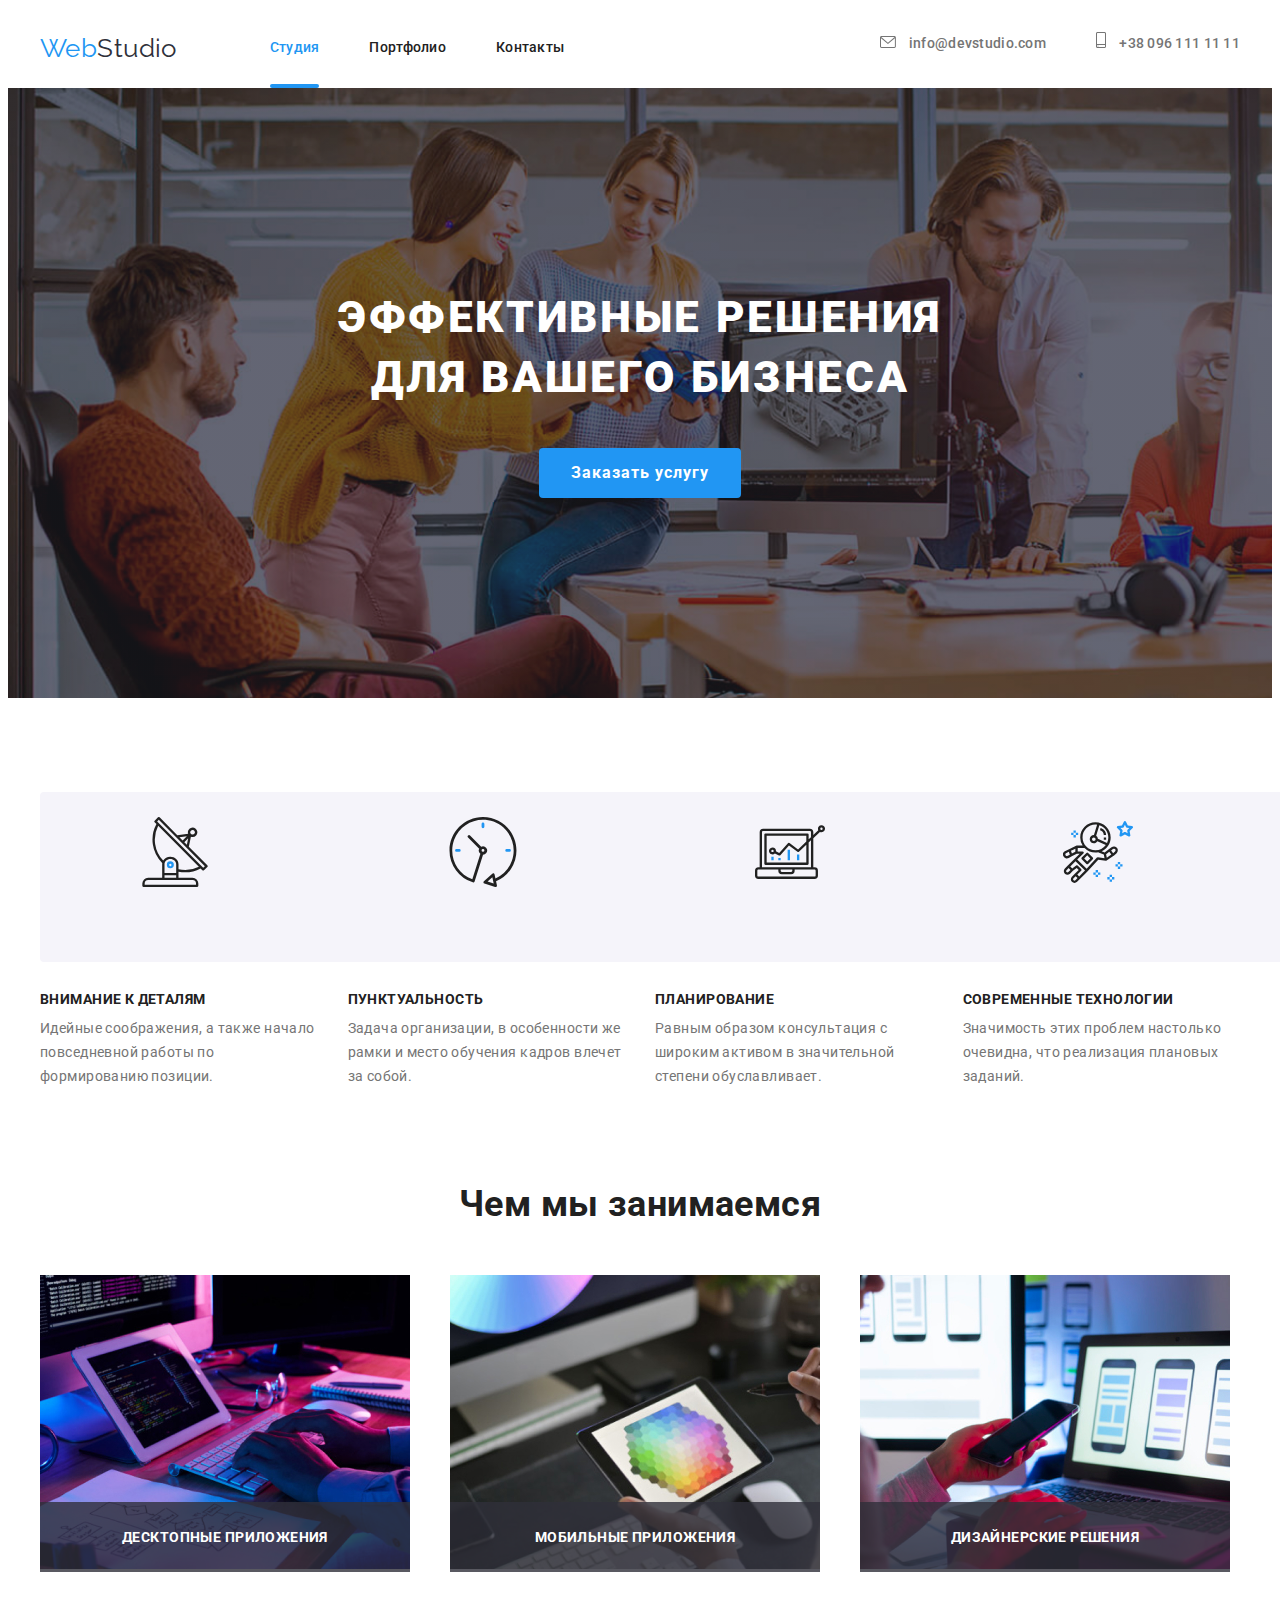
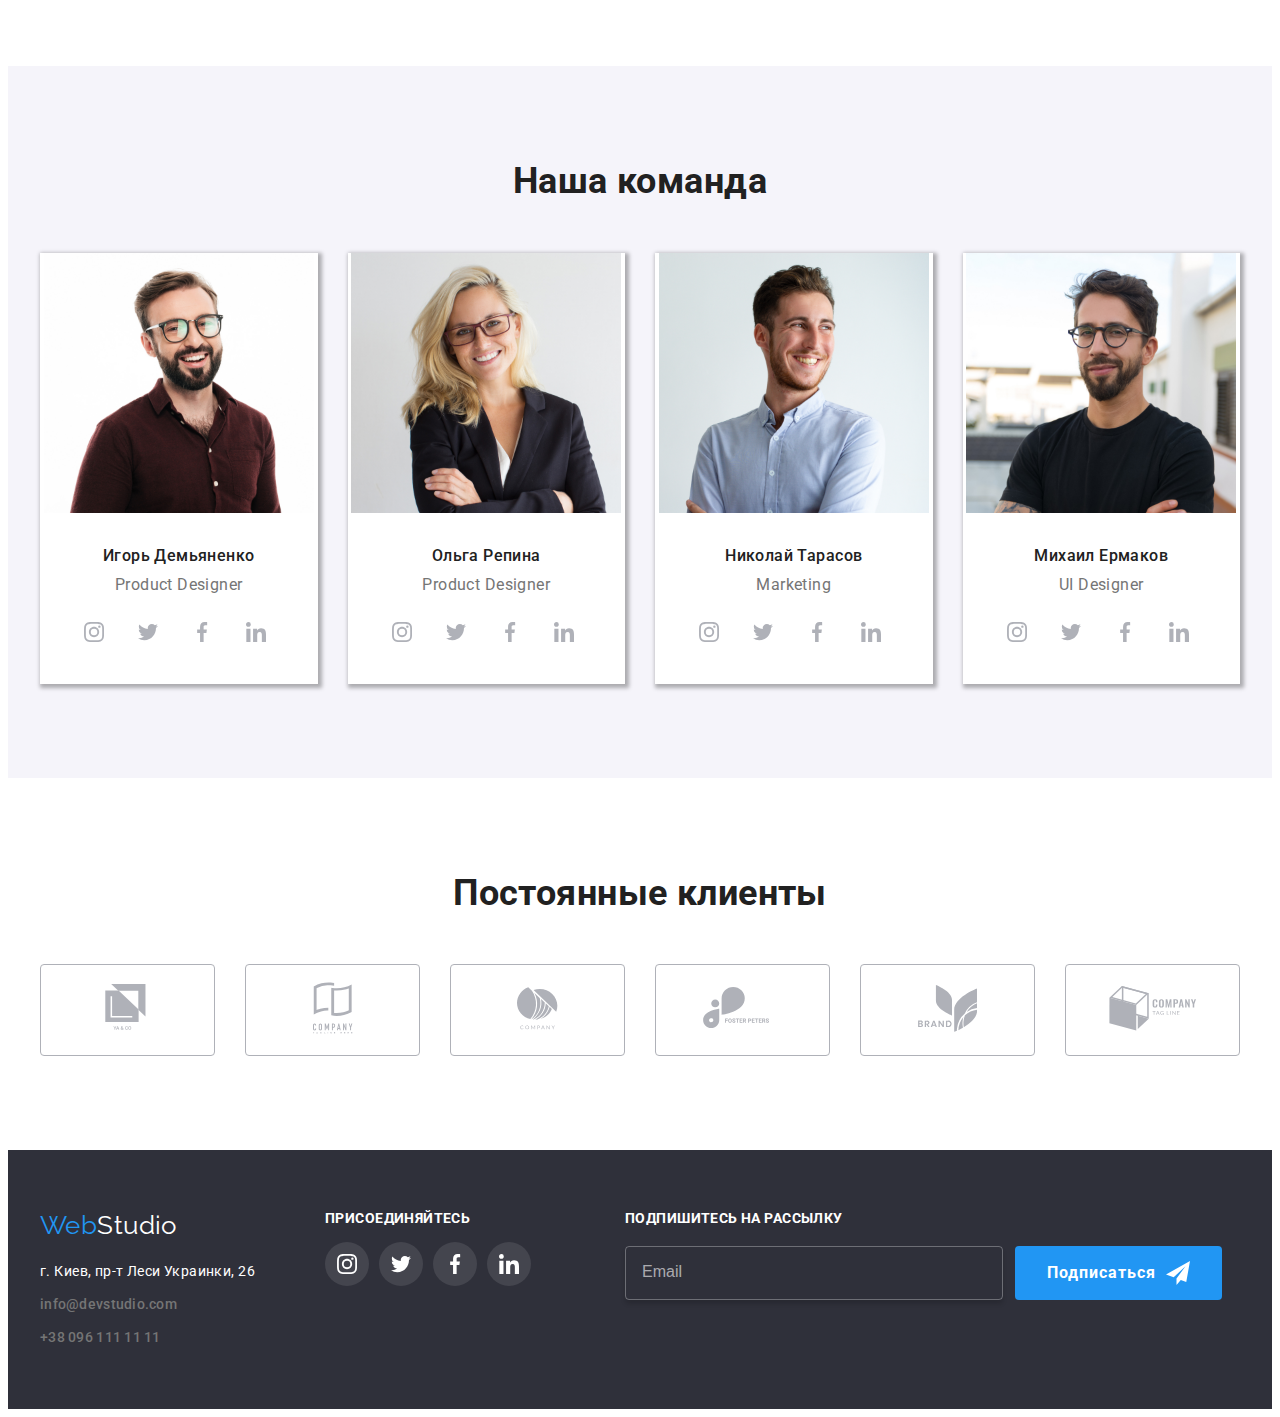
<file: index.html>
<!DOCTYPE html>
<html lang="en">
<head>
    <meta charset="UTF-8">
    <meta name="viewport" content="width=device-width, initial-scale=1.0">
    <title>Document</title>
    <link href="https://fonts.googleapis.com/css2?family=Raleway:wght@700&family=Roboto:wght@400;500;700;900&display=swap" rel="stylesheet">
    <link rel="stylesheet" href="https://cdnjs.cloudflare.com/ajax/libs/modern-normalize/1.0.0/modern-normalize.min.css" integrity="sha512-ISS7cAi1PEhQ8jnbJpJZMd29NlhNj4AWYyLOSp2CE/CsHxTCu+r+t0D2yoJudVrd0/8fTVPUVDzY5Tvli75u/g==" crossorigin="anonymous" />
    <link rel="stylesheet" href="./css/styles.css">
</head>
<body>
    <header class="page-header">
    <div class="header container">
        <nav class="main-nav">
        <a lang="en" href="./index.html" aria-label="Логотип WebStudio" class="logo link"  >Web<span class="logo-element" >Studio</span></a>
        <ul class="meny list">
            <li class="item"> <a href="./index.html" class="meny-link link current">Студия</a> </li>
            <li class="item" > <a href="./portfolio.html" class="meny-link link" >Портфолио</a> </li>
            <li class="item"> <a href="" class="meny-link link">Контакты</a> </li>
        </ul>
    </nav>
      <address class="address">
        <ul class="contact list">
            <li class="contact-item">
                <a href="mailto:info@devstudio.com" class="contact-link link" >
                    <svg class="mail-icon">
                        <use href="./img/symbol-defs.svg#icon-envelope-hover"></use>
                    </svg>
                    info@devstudio.com
                </a>
            </li>
            
            <li class="contact-item">
                <a href="tel:+380961111111" class="contact-link link" > 
                    <svg class="telefon-icon">
                        <use href="./img/symbol-defs.svg#icon-smartphone">   </use>
                    </svg>
                    +38 096 111 11 11
                </a>
            </li>
        
            </ul>
      </address>
    </div>
    </header>
    <!--Main-->
        <main>
            <!--Hero-->
            <section class="hero">
               <div class="hero-main">
                <h1 class="hero-title" >Эффективные решения <br> для вашего бизнеса</h1>
               <!-- <button data-modal-open class="main-button link">Заказать услугу</button> 
                 <a  href="" class="main-button link" data-modal-open  >Заказать услугу</a> -->
                 <button type="button" class="main-button"  data-modal-open> Заказать услугу</button>
                </div>
            </section>
            <section class="section advantages" >
                <div class="container">
                <h2 class="section-title" hidden >Наши преимущества</h2>
                <ul class="advantages-list list">
                    <li class="advantages-item">
                       <div class="adventages-iconset"><svg class="adventage-icon">
                            <use  href="./img/symbol-defs.svg#icon-antenna"></use>
                        </svg>
                    </div>
                        <h3 class= "advantages-title">Внимание к деталям</h3>
                        <p class="advantages-post" >Идейные соображения, а также начало повседневной работы по формированию позиции.</p>
                    </li>
                    <li class="advantages-item">
                        <div class="adventages-iconset">
                            <svg class="adventage-icon">
                            <use  href="./img/symbol-defs.svg#icon-clock"></use>
                        </svg>
                    </div>
                        <h3 class= "advantages-title">
                            Пунктуальность
                        </h3>
                        <p class="advantages-post">
                            Задача организации, в особенности же рамки и место обучения кадров влечет за собой.
                        </p>
                    </li>
                    <li class="advantages-item">
                        <div class="adventages-iconset"><svg class="adventage-icon">
                            <use  href="./img/symbol-defs.svg#icon-diagram"></use>
                        </svg>
                    </div>
                        <h3 class= "advantages-title">Планирование</h3>
                        <p class="advantages-post">Равным образом консультация с широким активом в значительной степени обуславливает.</p>
                    </li>
                    <li class="advantages-item">
                        <div class="adventages-iconset"><svg class="adventage-icon">
                            <use  href="./img/symbol-defs.svg#icon-astronaut"></use>
                        </svg>
                    </div>
                        <h3 class= "advantages-title">
                            Современные технологии
                        </h3>
                        <p class="advantages-post">
                            Значимость этих проблем настолько очевидна, что реализация плановых заданий.
                        </p>
                    </li>
                </ul>
            </div>
            </section>
            <section class="section work">
                <div class="container">
                <h2 class="section-title">Чем мы занимаемся</h2>
                <ul class="work-list list">
                    <li class="work-item"><img src="./img/img1.jpg" width="370" alt="Печатает на клавиатуре">
                    <div class="work-description">
                        <p class="work-category" >Десктопные приложения</p>
                    </div>
                    </li>
                    <li class="work-item"><img src="./img/img3.jpg" width="370" alt="Рисует на планшете">
                     <div class="work-description">
                        <p class="work-category" >Мобильные приложения</p>
                    </div>
                </li>
                    <li class="work-item"><img src="./img/img2.jpg" width="370" alt="Настраивает телефон с помощью компьютера">
                     <div class="work-description">
                        <p class="work-category" >Дизайнерские решения</p>
                    </div>
                </li>
                </ul>
            </div>
            </section>
            <section class="section team">
                <div class="container">
                <h2 class="section-title">Наша команда</h2>
                <ul class="team-list list" >
                    <li class="team-item"> 
                        <img src="./img/staff1.jpg" width="270" alt="Игорь Демьяненко">
                        <div class="team-text">
                        <h3 class="team-title" >Игорь Демьяненко</h3>
                        <p class="team-occupation" lang="en">Product Designer</p>
                        <ul class="social-icons list">
                          <li class="socialicons-list">
                              <a href="" class="socialicon-link">
                                  <svg class="socialicons-content">
                                    <use  href="./img/symbol-defs.svg#icon-instagram"></use>
                                  </svg>
                              </a>
                          </li>
                          <li class="socialicons-list">
                              <a href="" class="socialicon-link">
                                  <svg class="socialicons-content">
                                    <use  href="./img/symbol-defs.svg#icon-twitter"></use>
                                  </svg>
                              </a>
                          </li>
                          <li class="socialicons-list">
                              <a href="" class="socialicon-link">
                                  <svg class="socialicons-content">
                                    <use  href="./img/symbol-defs.svg#icon-facebook"></use>
                                  </svg>
                              </a>
                          </li>
                          <li class="socialicons-list">
                              <a href="" class="socialicon-link">
                                  <svg class="socialicons-content">
                                    <use href="./img/symbol-defs.svg#icon-linkedin"></use>
                                  </svg>
                              </a>
                          </li>
                                   
                        </ul>
                    </div>                    
                    <li class="team-item">
                        <img src="./img/staff2.jpg" width="270" alt="Ольга Репина">
                       <div class="team-text"> 
                        <h3 class="team-title" >Ольга Репина</h3>
                        <p class="team-occupation" lang="en">Product Designer</p>
                        <ul class="social-icons list">
                            <li class="socialicons-list">
                                <a href="" class="socialicon-link">
                                    <svg class="socialicons-content">
                                      <use  href="./img/symbol-defs.svg#icon-instagram"></use>
                                    </svg>
                                </a>
                            </li>
                            <li class="socialicons-list">
                                <a href="" class="socialicon-link">
                                    <svg class="socialicons-content">
                                      <use  href="./img/symbol-defs.svg#icon-twitter"></use>
                                    </svg>
                                </a>
                            </li>
                            <li class="socialicons-list">
                                <a href="" class="socialicon-link">
                                    <svg class="socialicons-content">
                                      <use  href="./img/symbol-defs.svg#icon-facebook"></use>
                                    </svg>
                                </a>
                            </li>
                            <li class="socialicons-list">
                                <a href="" class="socialicon-link">
                                    <svg class="socialicons-content">
                                      <use href="./img/symbol-defs.svg#icon-linkedin"></use>
                                    </svg>
                                </a>
                            </li>
                                     
                          </ul>
                        </div>
                    </li>
                    <li class="team-item">
                        <img src="./img/staff3.jpg" width="270" alt="Николай Тарасов">
                       <div class="team-text"> 
                        <h3 class="team-title" >Николай Тарасов</h3>
                        <p class="team-occupation" lang="en">Marketing</p>
                        <ul class="social-icons list">
                            <li class="socialicons-list">
                                <a href="" class="socialicon-link">
                                    <svg class="socialicons-content">
                                      <use  href="./img/symbol-defs.svg#icon-instagram"></use>
                                    </svg>
                                </a>
                            </li>
                            <li class="socialicons-list">
                                <a href="" class="socialicon-link">
                                    <svg class="socialicons-content">
                                      <use  href="./img/symbol-defs.svg#icon-twitter"></use>
                                    </svg>
                                </a>
                            </li>
                            <li class="socialicons-list">
                                <a href="" class="socialicon-link">
                                    <svg class="socialicons-content">
                                      <use  href="./img/symbol-defs.svg#icon-facebook"></use>
                                    </svg>
                                </a>
                            </li>
                            <li class="socialicons-list">
                                <a href="" class="socialicon-link">
                                    <svg class="socialicons-content">
                                      <use href="./img/symbol-defs.svg#icon-linkedin"></use>
                                    </svg>
                                </a>
                            </li>
                                     
                          </ul>
                    </div>
                    </li>
                    <li class="team-item">
                        <img src="./img/staff4.jpg" width="270" alt="Михаил Ермаков">
                        <div class="team-text">
                        <h3 class="team-title">Михаил Ермаков</h3>
                        <p class="team-occupation" lang="en">UI Designer</p>
                        <ul class="social-icons list">
                            <li class="socialicons-list">
                                <a href="" class="socialicon-link">
                                    <svg class="socialicons-content">
                                      <use  href="./img/symbol-defs.svg#icon-instagram"></use>
                                    </svg>
                                </a>
                            </li>
                            <li class="socialicons-list">
                                <a href="" class="socialicon-link">
                                    <svg class="socialicons-content">
                                      <use  href="./img/symbol-defs.svg#icon-twitter"></use>
                                    </svg>
                                </a>
                            </li>
                            <li class="socialicons-list">
                                <a href="" class="socialicon-link">
                                    <svg class="socialicons-content">
                                      <use  href="./img/symbol-defs.svg#icon-facebook"></use>
                                    </svg>
                                </a>
                            </li>
                            <li class="socialicons-list">
                                <a href="" class="socialicon-link">
                                    <svg class="socialicons-content">
                                      <use href="./img/symbol-defs.svg#icon-linkedin"></use>
                                    </svg>
                                </a>
                            </li>
                                     
                          </ul>
                    </div>
                    </li>
                </ul>
            </div>
            </section>
            <section class= "section clients">
                <div class="container">
                <h2 class="section-title">Постоянные клиенты</h2>
                <ul class="clients-set list" >
                    <li class="clients-list">
                        <a href="" class="clients-icon">
                            <svg class="clients-iconcontent" width="49px" height="49px">
                       <use  href="./img/symbol-defs.svg#icon-logo-1"></use>
                             </svg>
                            </a> 
                    </li>
                    <li class="clients-list">
                        <a href="" class="clients-icon">
                            <svg class="clients-iconcontent" width="40px" height="52px">
                       <use  href="./img/symbol-defs.svg#icon-logo-2"></use>
                             </svg>
                            </a> </li>
                    <li class="clients-list">
                        <a href="" class="clients-icon">
                            <svg class="clients-iconcontent" width="41px" height="43px">
                       <use  href="./img/symbol-defs.svg#icon-logo-3"></use>
                             </svg>
                            </a> </li>
                    <li class="clients-list">
                        <a href="" class="clients-icon">
                            <svg class="clients-iconcontent" width="79px" height="42px">
                       <use  href="./img/symbol-defs.svg#icon-logo-4"></use>
                             </svg>
                            </a> </li>
                     <li class="clients-list">
                        <a href="" class="clients-icon">
                            <svg class="clients-iconcontent" width="59px" height="47px">
                       <use  href="./img/symbol-defs.svg#icon-logo-5"></use>
                             </svg>
                            </a> </li>
                    <li class="clients-list">
                        <a href="" class="clients-icon">
                            <svg class="clients-iconcontent" width="88px" height="45px">
                       <use  href="./img/symbol-defs.svg#icon-logo-6"></use>
                             </svg>
                            </a> </li>
                </ul>
               
                </div>

            </section>
            </main>
            <footer class="footer">
                <div class="container">
                <div class="footer-left">
                <a lang="en" href="./index.html" class="logo link" >Web<span class="logo-element">Studio</span></a>
                <address class="address">
                    <ul class=" list">
                        <li class="contact-item"> <a href="https://goo.gl/maps/4PW4wn21nFQkAPeC7" class="address-link link">г. Киев, пр-т Леси Украинки, 26</a> </li>
                        <li class="contact-item"><a href="mailto:info@devstudio.com" class="contact-link link" >info@devstudio.com</a></li>
                        <li  class="contact-item"><a href="tel:+380961111111" class="contact-link link" > +38 096 111 11 11</a></li>
                    </ul>
                </address>
                </div>
                <div class="recall" >
                    <p class="recall-word">присоединяйтесь</p>
                    <ul class="social-icons list">
                        <li class="socialicons-list">
                            <a href="" class="socialicon-link">
                                <svg class="socialicons-content">
                                  <use  href="./img/symbol-defs.svg#icon-instagram"></use>
                                </svg>
                            </a>
                        </li>
                        <li class="socialicons-list">
                            <a href="" class="socialicon-link">
                                <svg class="socialicons-content">
                                  <use  href="./img/symbol-defs.svg#icon-twitter"></use>
                                </svg>
                            </a>
                        </li>
                        <li class="socialicons-list">
                            <a href="" class="socialicon-link">
                                <svg class="socialicons-content">
                                  <use  href="./img/symbol-defs.svg#icon-facebook"></use>
                                </svg>
                            </a>
                        </li>
                        <li class="socialicons-list">
                            <a href="" class="socialicon-link">
                                <svg class="socialicons-content">
                                  <use href="./img/symbol-defs.svg#icon-linkedin"></use>
                                </svg>
                            </a>
                        </li>      
                      </ul>
                </div>
                <div class="sub">
                    <p class="recall-word">
                        Подпишитесь на рассылку
                    </p>
                    <div class="sub-field" >
                    <form class="sub-form">
                        <label for="email" class="sub-label"></label>
                        <input type="email" class="sub-input" name="email" id="email" placeholder="Email">
                    </form>
                
                    <button type="submit" class= "main-button">
                        Подписаться
                        <svg class="sub-icon" >
                            <use href="./img/symbol-defs-2.svg#icon-icon-send"></use>
                        </svg>
                    </button>
                </div>
            </div>
        </div>
            </footer>
            <div class="backdrop is-hidden" data-modal>
                <div class="modal">
                    <button type="submit" class="modal-button" data-modal-close>
                        <svg class="modal-icon">
                            <use href="./img/symbol-defs-2.svg#icon-Close">
                            </use>
                        </svg> 
                    </button>
                    
                    <form class="blank">                   
                    <p class="blank-title">Оставьте свои данные, мы вам перезвоним</p>
                    <div class="blank-form">
                    <label for="name" class="form-label">Имя</label>
                    <input type="text" class="form-input" id="name">
                    <svg class="blank-icon">
                        <use href="./img/symbol-defs-2.svg#icon-Vector-8"></use>
                    </svg>
                    </div>
                    <div class="blank-form">
                    <label for="tel" class="form-label">Телефон</label>
                    <input type="tel" class="form-input" name="tel" id="tel" placeholder=" ">
                    <svg class="blank-icon">
                        <use href="./img/symbol-defs-2.svg#icon-Vector-9"></use>
                    </svg>
                    
                    </div>
                    <div class="blank-form">
                    <label for="email" class="form-label">Почта</label>
                    <input type="email" class="form-input" name="email" id="email">
                    <svg class="blank-icon">
                        <use href="./img/symbol-defs-2.svg#icon-Vector-10"></use>
                    </svg>
                    </div>
                    <div class="blank-form">
                    <label for="kommentar"  class="form-label">Комментарий</label>
                    <textarea name="kommentar" class="form-input kommentar" id="kommentar" cols="5" rows="5" placeholder="Введите текст"></textarea>
                    </div>
                    <div class="checkbox-form">
                        <label for="policy" class="blank-checkbox">
                        <input type="checkbox" class="checkbox-input" name="policy" id="policy">
                        <span class="checkbox-icon">  </span>
                        Соглашаюсь с рассылкой и принимаю <a href="">Условия договора</a>
                         </label>
                        </div>
                    <button type="submit" class="main-button" >Отправить</button>
                </form>
                </div>
              
            </div>
            <script src="./js/modal.js"></script>
</body>
</html>
</file>
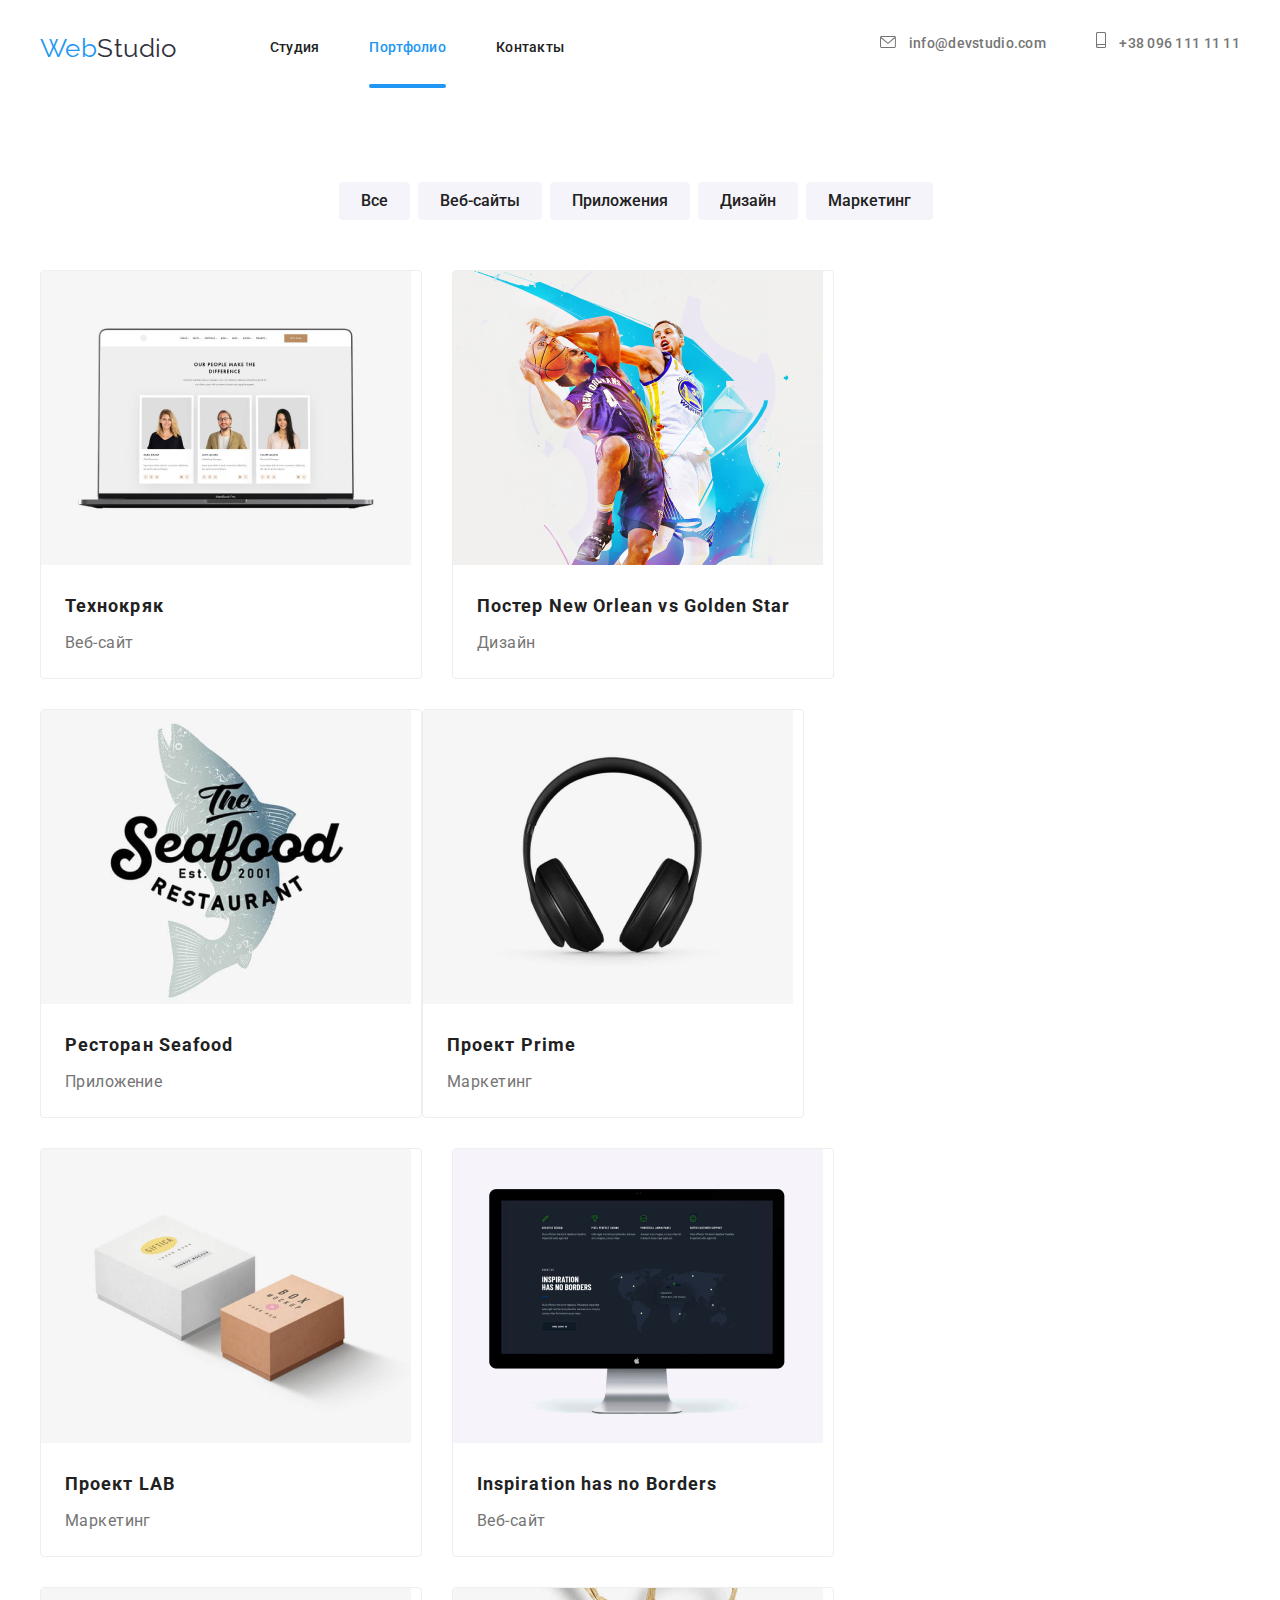
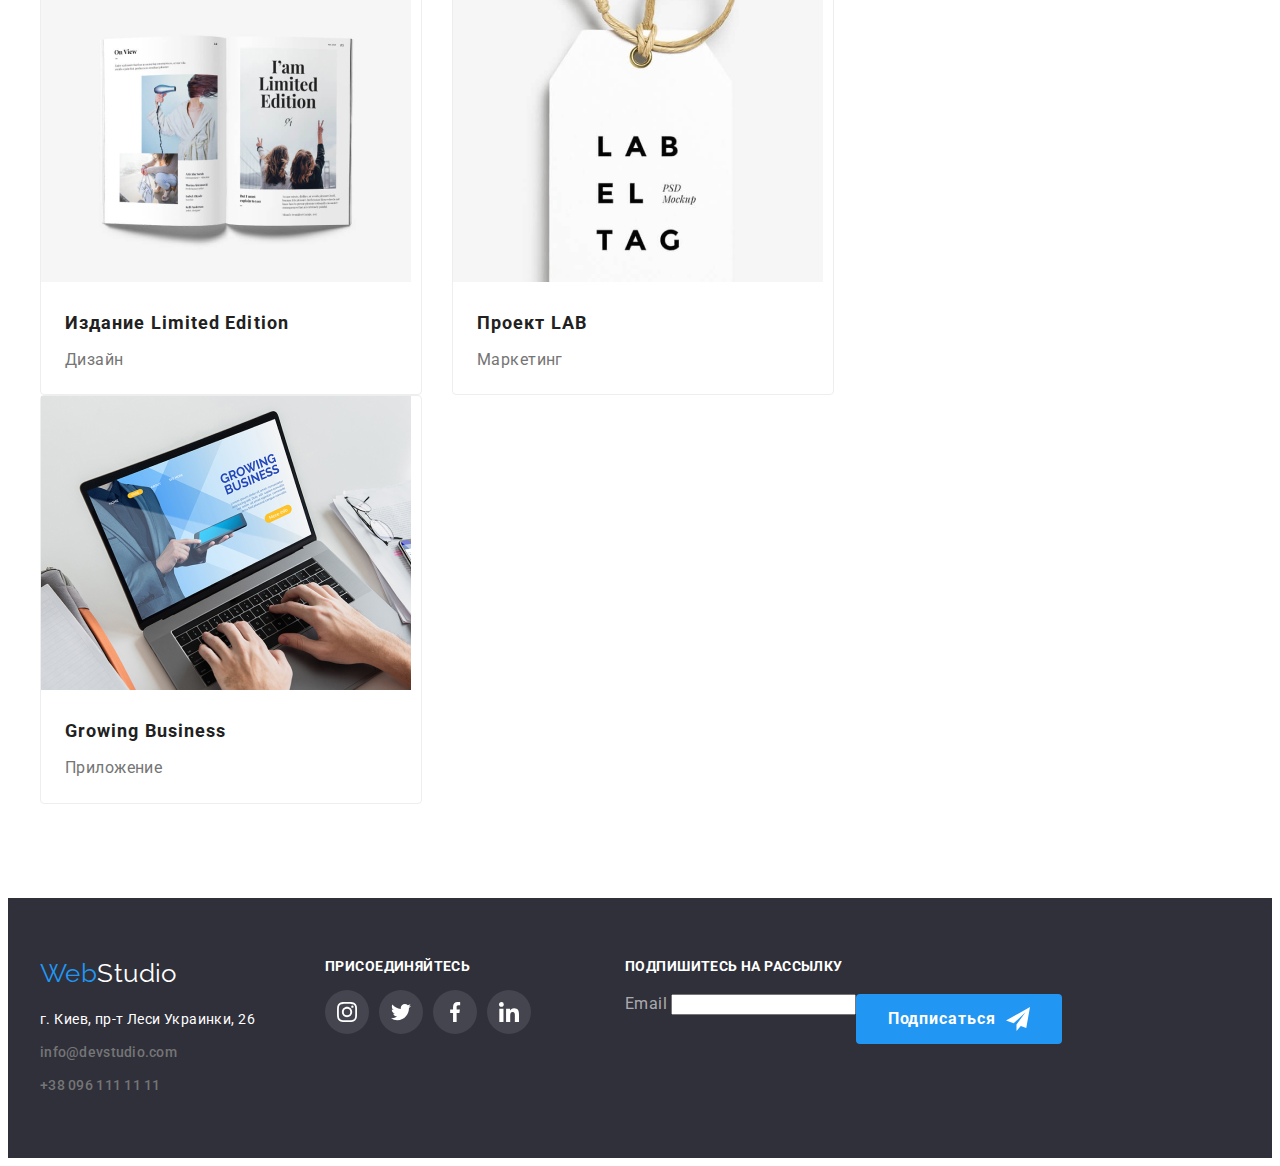
<file: portfolio.html>
<!DOCTYPE html>
<html lang="en">
<head>
    <meta charset="UTF-8">
    <meta name="viewport" content="width=device-width, initial-scale=1.0">
    <title>Document</title>
    <link rel="stylesheet" href="https://cdnjs.cloudflare.com/ajax/libs/modern-normalize/1.0.0/modern-normalize.min.css" integrity="sha512-ISS7cAi1PEhQ8jnbJpJZMd29NlhNj4AWYyLOSp2CE/CsHxTCu+r+t0D2yoJudVrd0/8fTVPUVDzY5Tvli75u/g==" crossorigin="anonymous" />
    <link href="https://fonts.googleapis.com/css2?family=Raleway:wght@700&family=Roboto:wght@400;500;700;900&display=swap" rel="stylesheet">
   
    <link rel="stylesheet" href="./css/styles.css">
  
</head>
<body>
    <header class="page-header">
        <div class="header container">
            <nav class="main-nav">
            <a lang="en" href="./index.html" aria-label="Логотип WebStudio" class="logo link"  >Web<span class="logo-element" >Studio</span></a>
            <ul class="meny list">
                <li class="item"> <a href="./index.html" class="meny-link link">Студия</a> </li>
                <li class="item" > <a href="./portfolio.html" class="meny-link link current" >Портфолио</a> </li>
                <li class="item"> <a href="" class="meny-link link">Контакты</a> </li>
            </ul>
        </nav>
          <address class="address">
            <ul class="contact list">
                <li class="contact-item">
                    <a href="mailto:info@devstudio.com" class="contact-link link" >
                        <svg class="mail-icon">
                            <use href="./img/symbol-defs.svg#icon-envelope-hover"></use>
                        </svg>
                        info@devstudio.com
                    </a>
                </li>
                
                <li class="contact-item">
                    <a href="tel:+380961111111" class="contact-link link" > 
                        <svg class="telefon-icon">
                            <use href="./img/symbol-defs.svg#icon-smartphone">   </use>
                        </svg>
                        +38 096 111 11 11
                    </a>
                </li>
            
                </ul>
          </address>
        </div>
        </header>
        <!--MAIN-->
    <main>
        <section class="section grid-portfolio"> 
            <div class="meny-portfolio container">
            <ul class="button-list list">
                <li class="portfolio-button"><button type="button" class="secondary-button">Все</button></li>
                <li class="portfolio-button"><button type="button" class="secondary-button">Веб-сайты</button></li>
                <li class="portfolio-button"><button  type="button" class="secondary-button">Приложения</button></li>
                <li class="portfolio-button"><button  type="button" class="secondary-button">Дизайн</button></li>
                <li class="portfolio-button"><button  type="button" class="secondary-button">Маркетинг</button></li>
            </ul>
            </div>
        </section>
        <section class="section portfolio" >
            <div class="container">
                <ul class="portfolio-list list">
                <li class="portfolio-item">
                    <div class="portfolio-image">
                  <img src="./img/portfolio1.jpg" width="370" alt="Технокряк">
                    <div class="portfolio-overlay">
                        <p class="overlay-text">
                            Технокряк это современная площадка распространения коронавируса. 
                            Компании используют эту платформу для цифрового шпионажа и атак на защищённые 
                            сервера конкурентов.
                        </p>
                    </div>
                </div>
                    <div class="portfolio-text">
                        <h3 class="portfolio-title" >Технокряк</h3>
                        <p class="portfolio-post">Веб-сайт</p>
                        </div>
                </li>
                <li class="portfolio-item">
                    <div class="portfolio-image">
                    <img src="./img/portfolio2.jpg" width="370" alt="Постер New Orlean vs Golden Star">
                   <div class="portfolio-overlay">
                        <p class="overlay-text">
                            Технокряк это современная площадка распространения коронавируса. 
                            Компании используют эту платформу для цифрового шпионажа и атак на защищённые 
                            сервера конкурентов.
                        </p>
                    </div>
                </div>
                    <div class="portfolio-text">
                    <h3 class="portfolio-title">Постер New Orlean vs Golden Star</h3>
                    <p class="portfolio-post">Дизайн</p>
                   </div>
                </li>
                <li class="portfolio-item">
                    <div class="portfolio-image">
                    <img src="./img/portfolio3.jpg" width="370" alt="Ресторан Seafood">
                   <div class="portfolio-overlay">
                        <p class="overlay-text">
                            Технокряк это современная площадка распространения коронавируса. 
                            Компании используют эту платформу для цифрового шпионажа и атак на защищённые 
                            сервера конкурентов.
                        </p>
                    </div>
                </div>
                    <div class="portfolio-text">
                    <h3 class="portfolio-title">Ресторан Seafood</h3>
                    <p class="portfolio-post">Приложение</p>
                   </div>
                </li>
                <li class="portfolio-item">
                    <div class="portfolio-image">
                    <img src="./img/portfolio4.jpg" width="370" alt="Проект Prime">
                    <div class="portfolio-overlay">
                        <p class="overlay-text">
                            Технокряк это современная площадка распространения коронавируса. 
                            Компании используют эту платформу для цифрового шпионажа и атак на защищённые 
                            сервера конкурентов.
                        </p>
                    </div>
                </div>
                    <div class="portfolio-text">
                    <h3 class="portfolio-title">Проект Prime</h3>
                    <p class="portfolio-post">Маркетинг</p>
                    </div>
                </li>
                <li class="portfolio-item">
                    <div class="portfolio-image">
                    <img src="./img/portfolio5.jpg" width="370" alt="Проект Boxes">
                    <div class="portfolio-overlay">
                        <p class="overlay-text">
                            Технокряк это современная площадка распространения коронавируса. 
                            Компании используют эту платформу для цифрового шпионажа и атак на защищённые 
                            сервера конкурентов.
                        </p>
                    </div>
                </div>
                    <div  class="portfolio-text">
                    <h3 class="portfolio-title">Проект LAB</h3>
                    <p class="portfolio-post">Маркетинг</p>
                    </div>
                </li>
                <li class="portfolio-item">
                    <div class="portfolio-image">
                    <img src="./img/portfolio6.jpg" width="370" alt="Inspiration has no Borders">
                    <div class="portfolio-overlay">
                        <p class="overlay-text">
                            Технокряк это современная площадка распространения коронавируса. 
                            Компании используют эту платформу для цифрового шпионажа и атак на защищённые 
                            сервера конкурентов.
                        </p>
                    </div>
                </div>
                    <div  class="portfolio-text">
                    <h3 class="portfolio-title">Inspiration has no Borders</h3>
                    <p class="portfolio-post">Веб-сайт</p>
                    </div>
                </li>
                <li class="portfolio-item">
                    <div class="portfolio-image">
                    <img src="./img/portfolio7.jpg" width="370" alt="Издание Limited Edition">
                   <div class="portfolio-overlay">
                        <p class="overlay-text">
                            Технокряк это современная площадка распространения коронавируса. 
                            Компании используют эту платформу для цифрового шпионажа и атак на защищённые 
                            сервера конкурентов.
                        </p>
                    </div>
                </div>
                    <div  class="portfolio-text">
                    <h3 class="portfolio-title">Издание Limited Edition</h3>
                    <p class="portfolio-post">Дизайн</p>
                    </div>
                </li>
                <li class="portfolio-item">
                    <div class="portfolio-image">
                    <img src="./img/portfolio8.jpg" width="370" alt="Проект LAB">
                   <div class="portfolio-overlay">
                        <p class="overlay-text">
                            Технокряк это современная площадка распространения коронавируса. 
                            Компании используют эту платформу для цифрового шпионажа и атак на защищённые 
                            сервера конкурентов.
                        </p>
                    </div>
                </div>
                    <div  class="portfolio-text">
                    <h3 class="portfolio-title">Проект LAB</h3>
                    <p class="portfolio-post">Маркетинг</p>
                    </div>
                </li>
                <li class="portfolio-item">
                    <div class="portfolio-image">
                    <img src="./img/portfolio9.jpg" width="370" alt="Growing Business">
                    <div class="portfolio-overlay">
                        <p class="overlay-text">
                            Технокряк это современная площадка распространения коронавируса. 
                            Компании используют эту платформу для цифрового шпионажа и атак на защищённые 
                            сервера конкурентов.
                        </p>
                    </div>
                </div>
                    <div  class="portfolio-text">
                    <h3 class="portfolio-title">Growing Business</h3>
                    <p class="portfolio-post">Приложение</p>
                </div>
                </li>
            </ul>
        </div>
        </section>
    </main>
    <footer class="footer">
        <div class="container">
        <div class="footer-left">
        <a lang="en" href="./index.html" class="logo link" >Web<span class="logo-element">Studio</span></a>
        <address class="address">
            <ul class=" list">
                <li class="contact-item"> <a href="https://goo.gl/maps/4PW4wn21nFQkAPeC7" class="address-link link">г. Киев, пр-т Леси Украинки, 26</a> </li>
                <li class="contact-item"><a href="mailto:info@devstudio.com" class="contact-link link" >info@devstudio.com</a></li>
                <li  class="contact-item"><a href="tel:+380961111111" class="contact-link link" > +38 096 111 11 11</a></li>
            </ul>
        </address>
        </div>
        <div class="recall" >
            <p class="recall-word">присоединяйтесь</p>
            <ul class="social-icons list">
                <li class="socialicons-list">
                    <a href="" class="socialicon-link">
                        <svg class="socialicons-content">
                          <use  href="./img/symbol-defs.svg#icon-instagram"></use>
                        </svg>
                    </a>
                </li>
                <li class="socialicons-list">
                    <a href="" class="socialicon-link">
                        <svg class="socialicons-content">
                          <use  href="./img/symbol-defs.svg#icon-twitter"></use>
                        </svg>
                    </a>
                </li>
                <li class="socialicons-list">
                    <a href="" class="socialicon-link">
                        <svg class="socialicons-content">
                          <use  href="./img/symbol-defs.svg#icon-facebook"></use>
                        </svg>
                    </a>
                </li>
                <li class="socialicons-list">
                    <a href="" class="socialicon-link">
                        <svg class="socialicons-content">
                          <use href="./img/symbol-defs.svg#icon-linkedin"></use>
                        </svg>
                    </a>
                </li>      
              </ul>
        </div>
        <div class="sub">
            <p class="recall-word">
                Подпишитесь на рассылку
            </p>
            <div class="sub-field" >
            <form class="sub-form">
                <label for="email" class="sub-label">Email</label>
                <input type="email" name="email" id="email">
            </form>
        
            <button type="submit" class= "main-button">
                Подписаться
                <svg class="sub-icon" >
                    <use href="./img/symbol-defs-2.svg#icon-icon-send"></use>
                </svg>
            </button>
        </div>
    </div>
    </footer>
   
</body>
</html>
</file>
<file: css/styles.css>
/*#2196F3; #212121-h3, #757575; - p, #FFFFFF; */
:root{
    --main-color: #757575;
    --brand-color: #2196F3;
    --titel-color: #212121;
    --white-color: #FFFFFF; 
    --button-color: #F5F4FA;
    --foot-head-color:  #2F303A;
}
/*component - elements which can be used several time*/
body {
    font-family: Roboto, sant-serif;
    font-weight: normal;
    font-size: 14px;
    letter-spacing: 0.03em;
}
.list {
    list-style: none;
    padding: 0;
    margin: 0;
}
.link {
    text-decoration: none;
}
.img {
    display: block;
}
h1, h2,h3, h4, h5, h6, p {
    margin-bottom: 0;
    margin-top: 0;
}
.section{
    padding-top: 94px;
    padding-bottom: 94px;
}
.section.no-toppadding
{
    padding-top: 0;
}
.container {
    margin: 0 auto;
    width: 1200px;
    padding: 0 15px;
   
}
button {
    font-family: inherit;
}
.section-title {
    margin-top: 0;
    margin-bottom: 50px;
    text-align: center;

    color: var(--titel-color);

    font-weight: 700;
    font-size: 36px;
    line-height: 1.17;

}

/*nav*/ 

.header.container {
    display: flex;
    align-items: center;
   justify-items: space-between;

}
.main-nav{
    display: flex;
    align-items: center;
  
}
/*logo*/

.logo {

    color: #2196f3;

    font-family: Raleway, sant-serif;
    font-weight: 700px;
    font-size: 26px;
    line-height: 1,19;
}

.logo-element {
    color: #2F303A;
}
/*meny*/
.meny {
    display: flex;
    margin-left: 93px;
}

.meny .item:not(:last-child) {
    margin-right: 50px;
}
.meny-link{ 
    position: relative;
    display: block;
    padding-top: 32px;
    padding-bottom: 32px;

    transition: color 250ms cubic-bezier(0.4, 0, 0.2, 1);

    color: var(--titel-color);

    font-weight: 500;
    line-height: 1.14;
    letter-spacing: 0.02em;

}

.meny-link.current::after {
    content: "";

    position: absolute;
    display: block;
    width: 100%;
    height: 4px;
       /* margin: auto;
        margin-top: 28px;*/
    /*opacity: 0;*/
    bottom: 0;
    left: 0;
    /*transition: opacity 250ms cubic-bezier(0.4, 0, 0.2, 1);*/

    background-color: var(--brand-color);
    border-radius: 2px;
    }

/*.meny-link:hover::after {
    opacity: 1;
}*/

.meny-link:hover,
.meny-link:focus  {
color: var(--brand-color);
}
.meny-link.current {
    color: var(--brand-color);
}

/*.current.portfolio::after{
    width: 78px;
}*/

.mail-icon {
    transition: fill 250ms cubic-bezier(0.4, 0, 0.2, 1);

    height: 12px;
    width: 16px;
   margin-right: 10px;
   fill: var(--main-color);

}

.telefon-icon {
    transition: fill 250ms cubic-bezier(0.4, 0, 0.2, 1);

    height: 16px;
    width: 10px;
    margin-right: 10px;
    fill: var(--main-color);
}
/*contact personal*/

.address{
    margin-left: auto;
}
.contact {
    display: flex;
}
.contact .contact-item + .contact-item{
margin-left: 50px;
}
.contact-link {
    color: var(--main-color);

    font-weight: 500;
    line-height: 1.14;
    letter-spacing: 0.02em;

    transition: color 250ms cubic-bezier(0.4, 0, 0.2, 1);
}
.contact-link:hover {
    color: var(--brand-color);
}
.contact-link:hover .telefon-icon,
.contact-link:hover .mail-icon {
    fill: var(--brand-color);
}

/*hero*/

.hero {
    background-color: var(--foot-head-color);
    background-image: linear-gradient(rgba( 47, 48, 58, 0.4),
     rgba(47, 48, 58, 0.4)), 
     url(../img/hero/Img\ \(10\).jpg);
     background-size: cover;
     background-repeat: no-repeat;

    text-align: center;
    padding-top: 200px;
    padding-bottom: 200px;
}
.hero-title {
    color: var(--white-color);

    margin-bottom: 40px;

    font-weight: 900;
    font-size: 44px;
    line-height: 1.36;
    letter-spacing: 0.06em;
    text-transform: uppercase;

}
.hero-main
{
    text-align: center;
}
.main-button {
    background-color: var(--brand-color);

    display: inline-block;

    border-radius: 4px;
    padding: 10px 32px;

    color: var(--white-color);
    font-weight: 700;
    font-size: 16px;
    line-height: 1.87;
    text-align: center;
    letter-spacing: 0.06em;
    border: none;
}
   
/*.hero .link.main-button {
    color: var(--white-color);
    font-weight: 700;
    font-size: 16px;
    line-height: 1.87;
    text-align: center;
    letter-spacing: 0.06em;
}*/


/*advantages*/


.advantages .advantages-title {
margin-top: 0;
margin-bottom: 10px;

color: var(--titel-color);
font-weight: 700;
font-size: 14px;
line-height: 1.14;
text-transform: uppercase;
}

.advantages .advantages-post {
    color: var(--main-color);
    
    margin-top: 0;
    margin-bottom: 0;

    line-height: 1.71;

    }

    .advantages-list {
        display: flex;
        flex-wrap: wrap;
    }
.advantages-item{
    width: calc(( 100% - 90px )/4);
   margin-right: 30px;
}

.advantages-item:nth-child(4n) 
{
    margin-right: 0;
}

.adventages-iconset 
{
    width: 270px;
    height: 120px;
    margin-bottom: 30px;
    padding: 25px 100px;

    background: #F5F4FA;
    border-radius: 4px;
}
.adventage-icon {
    width: 70px;
    height: 70px;
}

/*work-list*/

.section.work {
    padding-top: 0;
}
.work-list {
display: flex;
}
.work-item {
    position: relative;
    width: calc(( 100% - 60px )/3);
    
}
.work-item:not(:nth-child(3n)) 
{
    margin-right: 30px;
}
.work-description{
    position: absolute;
    bottom: 0;
    left:0;
    width: 370px;
    height: 70px;

    background-color: rgba(47, 48, 58, 0.8);

}
.work-category{
    margin-top: 27px;

    text-align: center;
    font-weight: 700;
    line-height: 0,853;
    text-transform: uppercase;
    color: var(--white-color);


}

/*.work-item:
  team description*/

.section.team{
    background-color: var(--button-color);
}
.team-list {
    display: flex;
}

.team-item{
    margin-right: 30px;
   width: calc(( 100% - 90px )/4);
    text-align: center;

    background-color: var(--white-color);
    box-shadow: 2px 2px 4px 2px rgba(0, 0, 0, 0.3);
}
.team-item:nth-child(4n){
    margin-right: 0;
}
.team-text{
    margin: 30px 32px;
}
.team-title {
    margin-bottom: 10px;

    color: var(--titel-color);

    font-weight: 500;
    font-size: 16px;
    line-height: 1.19;

    }

.team-occupation {
    color: var(--main-color);

    font-size: 16px;
    line-height: 1.19;
}
.social-icons {
    display: flex;
    margin-top: 16px;
 /* justify-content: center;
   /*align-content: center;*/
}
.socialicons-list
{
    display: flex;
    margin-right: 10px;
    /*justify-content: center;
    align-content: center;*/
}
.socialicon-link{
    display: flex;
    justify-content: center;
    align-items: center;
    width: 44px;
   height: 44px;

   transition: background-color 250ms cubic-bezier(0.4, 0, 0.2, 1);
   
   background-color:transparent; 
   border-radius: 50% ;
   

}
.socialicons-content
{
    width: 20px;
    height: 20px;
    fill: #AFB1B8;
}
.socialicon-link:hover{
    background-color:  var(--brand-color);
 
}
.socialicon-link:hover .socialicons-content{
    fill: var(--white-color);
}
.socialicons-list:last-child
{
    margin-right: 0;
}

 /*clients*/
 .clients-set {
    display: flex;
}

.clients-list {
display: flex;
justify-content: center ;
align-items: center;

width: calc(( 100% - 150px )/6);
height: 90px;

transition: border 250ms cubic-bezier(0.4, 0, 0.2, 1);

border: 1px solid #AFB1B8;
border-radius: 4px;
}
.clients-list:not(:nth-child(6n))
{
   margin-right: 30px;
}
.clients-iconcontent {
fill:  #AFB1B8;

transition: fill 250ms cubic-bezier(0.4, 0, 0.2, 1);
}
.clients-list:hover{
border: 1px solid var(--brand-color);
}

.clients-list:hover .clients-iconcontent {
fill: var(--brand-color);

}



/*footer*/
  .footer.container {
    display: flex;
    /*align-items: center;
   justify-items: space-between;*/
}
    .footer {
        padding-top: 60px;
        padding-bottom: 60px;
        background-color: var(--foot-head-color);
    }
    .footer .container{
        display: flex;
    }
    .footer .logo{
        display: block;
        margin-bottom: 20px;
    }
    .footer .logo-element
    {
        color: var(--white-color);
    }
    .footer-left {
        margin-right: 70px;
    }
    
    .address-link {
        color: var(--white-color);
    }
    .contact-item:not(:last-child){
        margin-bottom: 9px;
    }
    .address {
        font-style: normal;
        line-height: 1.71;
    }
    .footer .socialicon-link{
        transition: background-color 250ms cubic-bezier(0.4, 0, 0.2, 1);

       background-color:rgba(255, 255, 255, 0.1);
    }
    .footer .socialicon-link:hover {
        background-color: var(--brand-color);
    }
    .footer .socialicons-content
    {
        fill: var(--white-color);
    }
    .recall{
        margin-right: 94px;
    }
    .recall-word {
        font-weight: 700;
        color: var(--white-color);
        line-height: 0,853;
        text-transform: uppercase;
    }
    .sub-field {
        display: flex;
        

        margin-top: 20px;
    }
    .sub-label{
        color: rgba( 255, 255, 255, 0.6);
        font-size: 16px;
    }
    .sub-icon{
        width: 24px;
        height: 24px;
        margin-left: 10px;
     
    }
    .sub-input{
        width: 358px;
        height: 50px;
        margin-right: 12px;
       padding-left: 16px;

        border: 1px solid rgba(255, 255, 255, 0.3);
        border-radius: 4px;
        color: var(--button-color);
        box-shadow: 0px 4px 4px rgba(0, 0, 0, 0.15);
        background-color: transparent;
    }
   
    .sub-input::placeholder
    {
        color: rgba( 255, 255, 255, 0.6);
        font-size: 16px;
        
    }
    .footer .main-button{
        display: flex;
        align-items: center;
    }
    
    
    
   
    /*meny in portfolio*/
    .page-header.portfolio {
        border: 1px solid #ECECEC;
    }
    .grid-portfolio {
        padding-bottom: 50px;
    }    
    .button-list {
        display: flex;
      /* align-items: center;*/
       justify-content: center;
    }
    .secondary-button {
        transition: background-color 250ms cubic-bezier(0.4, 0, 0.2, 1),
        color 250ms cubic-bezier(0.4, 0, 0.2, 1),
        box-shadow 250ms cubic-bezier(0.4, 0, 0.2, 1);
        
        padding: 6px 22px;
        

        background-color: var(--button-color);
        color: var(--titel-color);
        border: none;
        border-radius: 4px;
    
        
        font-weight: 500;
        font-size: 16px;
        line-height: 1.62;
        text-align: center;
    }
    .secondary-button:hover,
    .secondary-button:focus {
        background-color: var(--brand-color);
        color: var(--white-color);
        box-shadow:  0px 3px 1px rgba(0, 0, 0, 0.1), 
        0px 1px 2px rgba(0, 0, 0, 0.08), 
        0px 2px 2px rgba(0, 0, 0, 0.12);
    }
    .portfolio-button {
        margin-right: 8px;
    }

    
   /*portfolio*/
   .section.portfolio {
       padding-top: 0;
   }
   .portfolio-list {
    display: flex;
    flex-wrap: wrap;
    }
    .portfolio-item{
       /* position: relative;
      overflow: hidden;*/
       
        width: calc((100% - 60px)/3);
        margin-right: 30px;
        margin-bottom: 30px;
        
        border: 1px solid #EEEEEE;
        background-color: var(--white-color);
        border-radius: 4px;
    }
    .portfolio-item:hover {
        box-shadow: 1px 4px 6px 0px rgba(0, 0, 0, 0.16), 0px 4px 4px 0px rgba(0, 0, 0, 0.6),
        0px 1px 1px 0px rgba(0, 0, 0, 0.12)  
    }
    .portfolio-item:nth-child(3n) {
        margin-right: 0;
    }
    .portfolio-item:nth-last-child(-n+3)
    {
        margin-bottom: 0;
    }
    .portfolio-image{
        position: relative;
        overflow: hidden;
    }
    .portfolio-overlay{
       position: absolute;
       
        top: 0;
        right: 0;
        width: 100%;
        height: 294px;

        transform:  translateY(110%);
        transition: transform 250ms cubic-bezier(0.4, 0, 0.2, 1);

        padding: 63px 24px;

        background: rgba(33, 150, 243, 0.9);
    }
    .overlay-text {
        font-size: 18px;
        line-height: 1.55;
        
        color: var(--white-color);
    }
    .portfolio-item:hover .portfolio-overlay{
        transform: translateY(0%) ;
    }
    .portfolio-post {
        margin-top: 4px;
        color: var(--main-color);
        font-size: 16px;
        line-height: 1.87;
    }
       .portfolio-text {
            margin: 20px 24px;
        }
        .portfolio .portfolio-title {
            color: var(--titel-color);

            font-weight: 700;
            font-size: 18px;
            line-height: 2;
            letter-spacing: 0.06em;
        }
        .backdrop {
            position: fixed;
            top: 0;
            left: 0;

            opacity: 1;
            transition: opacity 250ms cubic-bezier(0.4, 0, 0.2, 1);

            width: 100%;
            height: 100%;
            background-color:  rgba(0, 0, 0, 0.2);
        }
        .backdrop.is-hidden {
            opacity: 0;
            pointer-events: none;/*pomogaet propystit sobitiya*/

        }
        .backdrop.is-hidden .modal{
            transform: translate(-50%,-50%) scale(1,2);
        }
        .modal {
            position: absolute;
            top: 50%;
             left: 50%;
            transform: translate(-50%, -50%) scale(1);
            transition: transform 1000ms cubic-bezier(0.4, 0, 0.2, 1);

            width: 528px;
            height: 581px; 
            background-color: var(--white-color);
            box-shadow: 0px 2px 1px 0 rgba(0, 0, 0, 0.2),
            0px 1px 1px 0px rgba(0, 0, 0, 0.14);
            
        }
        .modal-button{
            position: absolute;
            top: 8px;
            right: 8px;
            display: block;
            width: 30px;
            height: 30px;
            /*margin-top: 8px;
            margin-right: 8px;*/
            padding: 9px 9px 9px 9px;
           

            background-color: var(--white-color);
            border: 1px solid rgba(0, 0, 0, 0.1);
            border-radius: 50%;
        }
        .modal-button:hover .modal-icon{
            fill: var(--brand-color);
        }
        .modal-icon{   
            width: 11px;
            height: 11px;

            transition: fill 250ms cubic-bezier(0.4, 0, 0.2, 1)
           
        }
        .blank{
            margin-left: 40px;
            margin-right: 40px;
          /*  width: 448px;*/
        }
        .blank-title{
            text-align: center;
            font-weight: 700;
            font-size: 20px;
            line-height: 1.172;
            margin-bottom: 12px;
            margin-top: 40px;
        }
        .blank-form{/*mozno eshe cherez display=block dlya label i input*/
            position: relative;

            display: flex;
            flex-direction: column;
            
           /* width: 448px;
           /* height: 40px;*/
            
            /*padding: 10px 20px;*/

            
        }
        .form-input{
            margin-bottom: 10px;
            padding-left: 42px;
            height: 40px;
            border: 1px solid rgba(33, 33, 33, 0.2);
            border-radius: 4px;
            outline: none;

            transition: border-color 250ms cubic-bezier(0.4, 0, 0.2, 1);
        }
        .blank-icon{
            position: absolute;
            bottom: 40%;
            left: 13.5px;
            transform: translateY(50%);
            width: 15px;
            height: 12px;

            transition: fill 250ms cubic-bezier(0.4, 0, 0.2, 1);
        }
        .form-input:focus {
            border-color: var(--brand-color);
        }
      
        .blank-form:focus-within > .blank-icon{
            fill: var(--brand-color);
        }
       .form-input.kommentar{
        height: 120px;
        margin-bottom: 20px;
        padding: 12px 16px;
       }
       
        .form-label{
            font-size: 12px;
            line-height: 1.172;
            margin-bottom: 4px;
        }
        .checkbox-form{
            display: flex;
            align-items: center;
            /*margin-left: 54px;
            margin-right: 51px;*/
            margin-bottom: 30px;

            line-height: 1.71;
        }
        .blank-checkbox{
            color: var(--main-color);
        }
        .blank-checkbox a{
            color: var(--brand-color);
        }
        .checkbox-icon {
            display: inline-block;
            width: 16px;
            height: 15px;
            margin-right: 9px;
            margin-left: 10px;

            border: 2px solid var(--titel-color);
            border-radius: 2px;
        }
        
        .checkbox-input {
        position: absolute;
        width: 1px;
        height: 1px;
        margin: -1px;
        border: 0;
        padding: 0;
        clip: rect(0 0 0 0);
        overflow: hidden;

        }

        .checkbox-input:checked + .checkbox-icon{
           border-color: var(--brand-color);
            background-color: var(--brand-color);
            background-image: url(../img/Vector.svg);
            background-repeat: no-repeat;
            background-size: contain;
            background-origin: border-box;
        }
        .blank .main-button{
            margin: 0 164px;
            cursor: pointer;

            box-shadow: 0px 4px 4px rgba(0, 0, 0, 0.15);
        }
        .blank .main-button:hover{
            background-color: #188CE8;
            transition: background-color 250ms cubic-bezier(0.4, 0, 0.2, 1);
        }


        /*icons header**/
       
       
      
      /*  .social-icons {
            display: flex;
            margin-top: 16px;
         /* justify-content: center;
           /*align-content: center;*/
       /* }
        .socialicons-list
        {
            display: flex;
            margin-right: 10px;
            /*justify-content: center;
            align-content: center;*/
        
       /* .socialicon-link{
            display: flex;
            justify-content: center;
            align-items: center;
            width: 44px;
           height: 44px;
           
           background-color:transparent; 
           border-radius: 50% ;
           

        }
        .socialicons-content
        {
            width: 20px;
            height: 20px;
            fill: #AFB1B8;
        }
        .socialicon-link:hover{
            background-color:  var(--brand-color);
         
        }
        .socialicon-link:hover .socialicons-content{
            fill: var(--white-color);
        }
        .socialicons-list:last-child
        {
            margin-right: 0;
        }
       

        /*clients*/
       /* .clients-set {
            display: flex;
        }
        
       .clients-list {
        display: flex;
        justify-content: center ;
        align-items: center;

        width: calc(( 100% - 150px )/6);
        height: 90px;
        

        
        border: 1px solid #AFB1B8;
        border-radius: 4px;
       }
       .clients-list:not(:nth-child(6n))
       {
           margin-right: 30px;
       }
       .clients-iconcontent {
        --color3:  #AFB1B8;
        --color2: #AFB1B8;
       }
       .clients-list:hover{
        border: 1px solid var(--brand-color);
       }
       
       .clients-list:hover .clients-iconcontent {
        --color3:var(--brand-color);
        --color2:var(--brand-color);
       }
</file>
